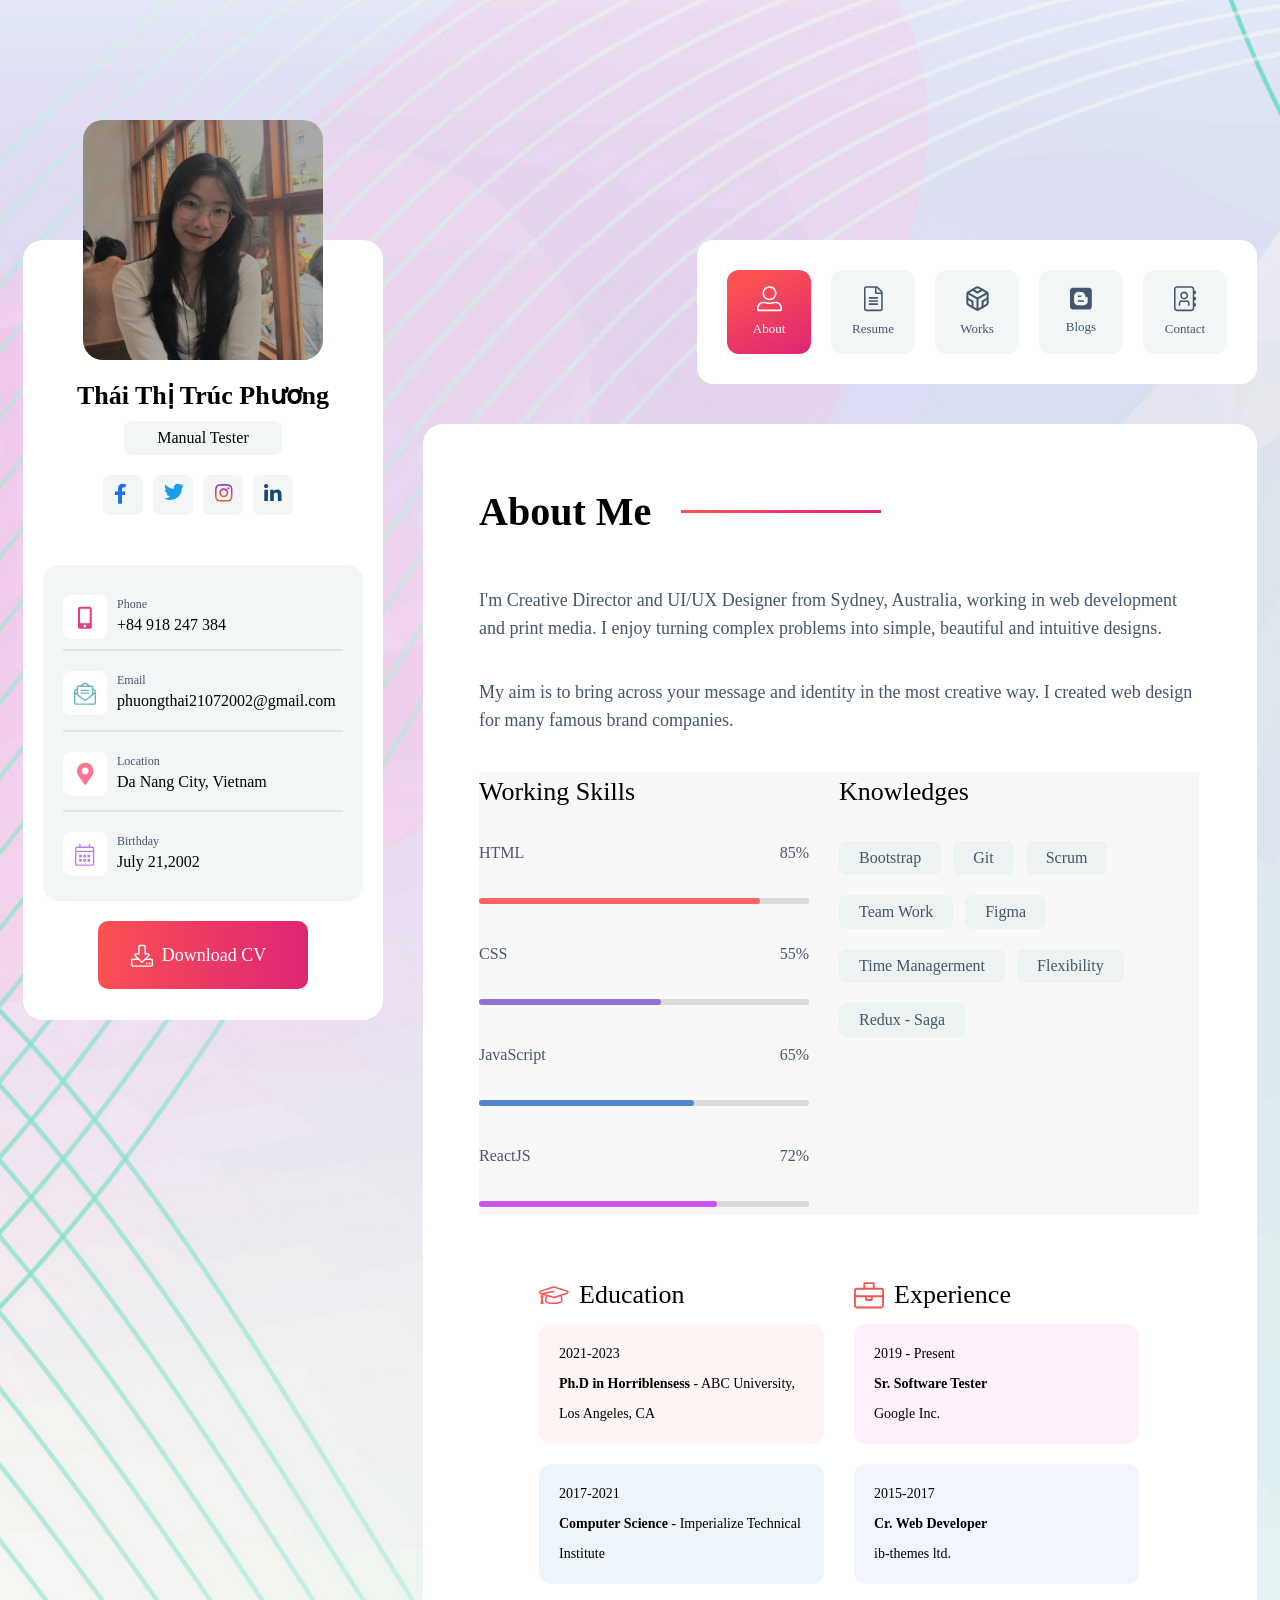
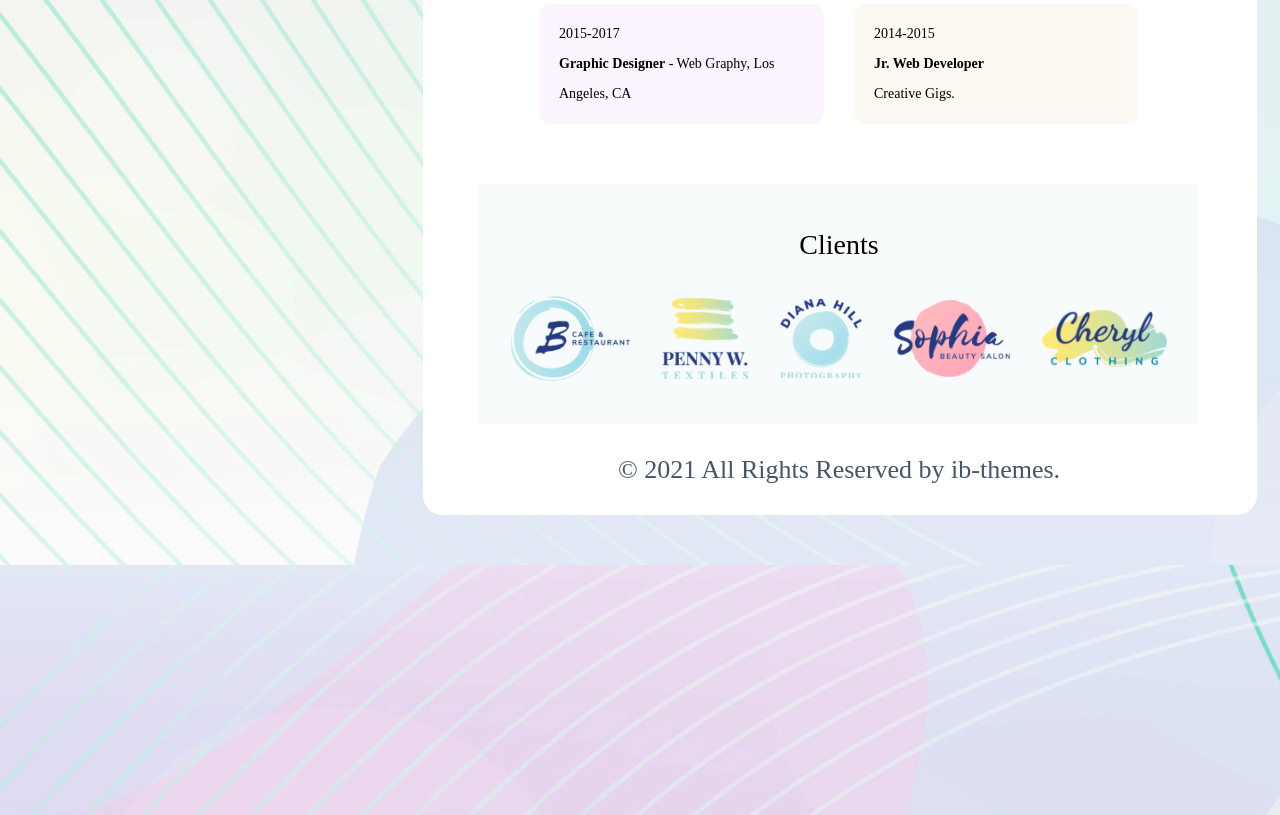
<file: Design CV/index.html>
<!DOCTYPE html>
<html lang="en">

<head>
    <meta charset="UTF-8">
    <meta http-equiv="X-UA-Compatible" content="IE=edge">
    <meta name="viewport" content="width=device-width, initial-scale=1.0">
    <title>My CV</title>
    <link rel="stylesheet" href="./assets/css/CV.css">
</head>

<body class="bg_img">
    <div class="container">
        <div class="page">
            <div class="sidebar">
                <img class="avt" src="./assets/img/295005039_1444593962674384_101849871067153651_n.jpg" alt="">

                <div class="name">Thái Thị Trúc Phương</div>
                <div class="designation">Manual Tester</div>
                <div class="social_icons">
                    <div class="icon">
                        <div class="all_icon">
                            <img src="./assets/icons/Facebook.svg" alt="">
                        </div>
                    </div>
                    <div class="icon">
                        <div class="all_icon">
                            <img src="./assets/icons/Twitter.svg" alt="">
                        </div>
                    </div>
                    <div class="icon">
                        <div class="all_icon">
                            <img src="./assets/icons/Instagram.svg" alt="">
                        </div>
                    </div>
                    <div class="icon">
                        <div class="all_icon">
                            <img src="./assets/icons/IN.svg" alt="">
                        </div>
                    </div>
                </div>

                <div class="cart">
                    <div class="phone">
                        <div class="image_phone"><img src="./assets/icons/Phone.svg"></div>
                        <div class="phone_if">
                            <div class="phone_text">Phone</div>
                            <div class="phone_address">+84 918 247 384</div>
                        </div>
                    </div>
                    <div class="line_1"></div>
                    <div class="email">
                        <div class="image_email"><img src="./assets/icons/Email.svg"></div>
                        <div class="email_if">
                            <div class="email_text">Email</div>
                            <div class="email_address">phuongthai21072002@gmail.com</div>
                        </div>
                    </div>
                    <div class="line_1"></div>
                    <div class="location">
                        <div class="image_location"><img src="./assets/icons/Location.svg"></div>
                        <div class="location_if">
                            <div class="location_text">Location</div>
                            <div class="location_address">Da Nang City, Vietnam</div>
                        </div>
                    </div>
                    <div class="line_1"></div>
                    <div class="birthday">
                        <div class="image_birthday"><img src="./assets/icons/Birthday.svg"></div>
                        <div class="birthday_if">
                            <div class="birthday_text">Birthday</div>
                            <div class="birthday_address">July 21,2002</div>
                        </div>
                    </div>
                </div>
                <div class="download">
                    <div class="button_download">
                        <img src="./assets/icons/Download.svg" alt="">
                        <p class="download_cv">Download CV</p>
                    </div>

                </div>

            </div>
            <div class="nav">
                <a href="g" class="nav__item active">
                    <img class="item__icon" src="./assets/icons/About.svg">
                    <p class="item__title">About</p>
                </a>
                <a href="g" class="nav__item">
                    <img class="item__icon" src="./assets/icons/Resume.svg">
                    <p class="item__title">Resume</p>
                </a>

                <a href="g" class="nav__item">
                    <img class="item__icon" src="./assets/icons/Works.svg">
                    <p class="item__title">Works</p>
                </a>

                <a href="g" class="nav__item">
                    <img class="item__icon" src="./assets/icons/Blogs.svg">
                    <p class="item__title">Blogs</p>
                </a>

                <a href="g" class="nav__item">
                    <img class="item__icon" src="./assets/icons/Contact.svg">
                    <p class="item__title">Contact</p>
                </a>
            </div>
            <div class="main">
                <div class="main_content">
                    <div class="main_title">
                        <div class="title">
                            <div class="title_about_me">About Me </div>
                            <div class="line_2"></div>
                        </div>
                        <div class="title_content">
                            <p class="content a1">I'm Creative Director and UI/UX Designer from Sydney,
                                Australia, working in web development and print media.
                                I enjoy turning complex problems into simple, beautiful
                                and intuitive designs.</p>
                            <p class="content a2">My aim is to bring across your message and identity in
                                the most creative way. I created web design for many
                                famous brand companies.</p>
                        </div>

                        <div class="skills">
                            <div class="description_skills">
                                <div class="title">
                                    Working Skills
                                </div>
                                <div class="working_skills">
                                    <div class="skills_title">
                                        <div class="name_skill">HTML</div>
                                        <div class="pt_skill">85%</div>
                                    </div>
                                    <progress class="html" max="100" value="85"></progress>
                                </div>

                                <div class="working_skills">
                                    <div class="skills_title">
                                        <div class="name_skill">CSS</div>
                                        <div class="pt_skill">55%</div>
                                    </div>
                                    <progress class="css" max="100" value="55"></progress>
                                </div>
                                <div class="working_skills">
                                    <div class="skills_title">
                                        <div class="name_skill">JavaScript</div>
                                        <div class="pt_skill">65%</div>
                                    </div>
                                    <progress class="javascript" max="100" value="65"></progress>

                                </div>
                                <div class="working_skills">
                                    <div class="skills_title">
                                        <div class="name_skill">ReactJS</div>
                                        <div class="pt_skill">72%</div>
                                    </div>
                                    <progress class="reactjs" max="100" value="72"><progress>
                                </div>
                            </div>
                            <div class="description_skills">
                                <div class="title">
                                    Knowledges
                                </div>
                                <div class="knowledge">
                                    <div class="knowledge_title">
                                        Bootstrap
                                    </div>
                                    <div class="knowledge_title">
                                        Git
                                    </div>
                                    <div class="knowledge_title">
                                        Scrum
                                    </div>
                                    <div class="knowledge_title">
                                        Team Work
                                    </div>
                                    <div class="knowledge_title">
                                        Figma
                                    </div>
                                    <div class="knowledge_title">
                                        Time Managerment
                                    </div>
                                    <div class="knowledge_title">
                                        Flexibility
                                    </div>
                                    <div class="knowledge_title">
                                        Redux - Saga
                                    </div>
                                </div>
                            </div>
                        </div>
                        <div class="education">
                            <div class="education_list">
                                <div class="education_title">
                                    <img src="./assets/icons/icon.svg" alt="">
                                    <p class="education_text">Education</p>
                                </div>

                                <div class="education_ct education_a">
                                    <span class="year">
                                        2021-2023
                                    </span>
                                    <span>
                                        <b> Ph.D in Horriblensess</b> - ABC University, Los Angeles, CA
                                    </span>
                                </div>


                                <div class="education_ct education_b">
                                    <span class="year">
                                        2017-2021
                                    </span>
                                    <span>
                                        <b>Computer Science</b> - Imperialize Technical Institute
                                    </span>
                                </div>

                                <div class="education_ct education_c">
                                    <span class="year">
                                        2015-2017
                                    </span>
                                    <span>
                                        <b> Graphic Designer</b> - Web Graphy, Los Angeles, CA
                                    </span>
                                </div>
                            </div>
                            <div class="education_list">
                                <div class="education_title">
                                    <img src="./assets/icons/icon 1.svg" alt="">
                                    <p class="education_text">Experience</p>
                                </div>

                                <div class="education_ct education_d">
                                    <span class="year">
                                        2019 - Present
                                    </span>
                                    <span>
                                        <b>Sr. Software Tester</b>
                                    </span>
                                    <span>Google Inc.</span>
                                </div>


                                <div class="education_ct education_e">
                                    <span class="year">
                                        2015-2017
                                    </span>
                                    <span>
                                        <b> Cr. Web Developer</b>
                                    </span>
                                    <span>ib-themes ltd.</span>
                                </div>

                                <div class="education_ct education_f">
                                    <span class="year">
                                        2014-2015
                                    </span>
                                    <span>
                                        <b>Jr. Web Developer</b>
                                    </span>
                                    <span>Creative Gigs.</span>
                                </div>

                            </div>
                        </div>
                        <div class="client">
                            <div class="client_title">Clients</div>
                            <div class="client_photo">
                                <img src="./assets/icons/a.svg" alt="">
                                <img src="./assets/icons/b.svg" alt="">
                                <img src="./assets/icons/c.svg" alt="">
                                <img src="./assets/icons/d.svg" alt="">
                                <img src="./assets/icons/e.svg" alt="">
                            </div>
                        </div>
                        <div class="text">
                            <p>
                                © 2021 All Rights Reserved by ib-themes.
                            </p>
                        </div>
                    </div>
                </div>
            </div>
        </div>
    </div>
</body>

</html>
</file>
<file: Design CV/assets/css/CV.css>
:root {
  --border-radius-default: 20px;
  --border-secondary: #F3f6f6;
  --color-linear: linear-gradient(153.43deg, #FA5252 16.67%, #DD2476 100%);
  --color-third: #EDF2F2;
  --font-roboto: 'Roboto', sans-serif;
  --font-poppins: 'Poppins', sans-serif;
  --color-second: #44566C;
  --color-first: #000000;
  --font-size-default: 16px;
}


.bg_img {
  background-image: url(../img/bg.jpg);
}


.container {
  box-sizing: border-box;
  width: 100%;
  max-width: 1320px;
  padding-right: 15px;
  padding-left: 15px;
  margin-right: auto;
  margin-left: auto;
}


.page {
  margin: 240px auto;
  position: relative;
  display: flex;
}

/*SIDEBAR*/

.sidebar {
  width: 400px;
  height: 640px;
  background-color: #FFFFFF;
  border-radius: 20px;
  margin-top: 0px;
  padding-top: 140px;
  text-align: center;
  display: flex;
  flex-direction: column;
  align-items: center;
}

.avt {
  position: absolute;
  width: 240px;
  height: 240px;
  border-radius: 20px;
  object-fit: cover;
  top: -120px;
}

.name {
  font-size: 26px;
  font-weight: 900;
  text-align: center;
  font-family: var(--font-family-secondary);
}

.designation {
  display: flex;
  flex-direction: row;
  justify-content: center;
  align-items: center;
  padding: 5px 20px;
  gap: 10px;
  background-color: #F3F6F7;
  border-radius: 8px;
  width: 118px;
  height: 24px;
  font-weight: 500;
  font-size: 16px;
  line-height: 24px;
  color: #000000;
  margin-top: 10px;

}

.social_icons {
  background: #FFFFFF;
  text-align: center;
  display: flex;
  flex-direction: row;
  justify-content: center;
  align-items: center;
  margin-bottom: 30px;
}

.icon {
  display: inline-block;
  width: 40px;
  height: 40px;
  margin-right: 10px;
  margin-top: 20px;
  position: relative;
  border-radius: 8px;
  background-color: #F3F6F6;
}

.all_icon {
  width: 13px;
  height: 23px;
  position: absolute;
  top: 46%;
  left: 42%;
  transform: translate(-46%, -42%);
}

.about {
  width: 158px;
  height: 34px;
  font-weight: 500;
  background-color: #F3F6F7;
  border-radius: 8px;
  display: flex;
  align-items: center;
  justify-content: center;
}

.cart {
  display: flex;
  flex-direction: column;
  justify-content: space-evenly;
  background-color: #F3F6F6;
  height: 296px;
  width: 340px;
  border-radius: 16px;
  margin: 20px;
  padding: 20px;
  max-width: 280px;
}

.phone {
  margin-top: 10px;
  display: flex;
}

.image_phone {
  width: 44px;
  height: 44px;
  border-radius: 8px;
  display: flex;
  align-items: center;
  justify-content: center;
  line-height: 24px;
  background-color: #FFFFFF;
}

.phone_if {
  height: 44px;
  display: flex;
  margin-left: 10px;
  flex-direction: column;
  align-items: flex-start;
}

.phone_text {
  font-size: 12px;
  font-weight: 400;
  line-height: 18px;
  color: #44566C;
}

.phone_address {
  font-size: 16px;
  line-height: 24px;
  font-weight: 400;
  color: #000000;
}


.line_1 {
  margin: 10px 0;
  border: 1px solid #E3E3E3;
}

.email {
  width: 280px;
  height: 54px;
  margin-left: auto;
  margin-right: auto;
  margin-top: 10px;
  display: flex;


}

.image_email {
  width: 44px;
  height: 44px;
  background-color: #FFFFFF;
  display: flex;
  border-radius: 8px;
  display: flex;
  align-items: center;
  justify-content: center;
  line-height: 24px;

}

.email_if {
  height: 44px;
  display: flex;
  margin-left: 10px;
  flex-direction: column;
  align-items: flex-start;
  line-height: 24px;
  font-size: 16px;

}

.email_text {
  font-size: 12px;
  line-height: 18px;
  font-weight: 400;
  color: #44566C;
}

.email_address {
  font-size: 16px;
  font-weight: 400;
  color: #000000;
  line-height: 24px;
}

.location {
  width: 280px;
  height: 54px;
  margin-left: auto;
  margin-right: auto;
  margin-top: 10px;
  display: flex;
}

.image_location {
  width: 44px;
  height: 44px;
  display: flex;
  border-radius: 8px;
  display: flex;
  align-items: center;
  justify-content: center;
  line-height: 24px;
  background-color: #FFFFFF;
}

.location_if {
  height: 44px;
  display: flex;
  margin-left: 10px;
  flex-direction: column;
  align-items: flex-start;
  line-height: 24px;
}

.location_text {
  font-size: 12px;
  line-height: 18px;
  font-weight: 400;
  color: #44566C;
}

.location_address {
  font-size: 16px;
  font-weight: 400;
  color: #000000;
  line-height: 24px;
}

.birthday {
  width: 280px;
  height: 54px;
  margin-left: auto;
  margin-right: auto;
  margin-top: 10px;
  display: flex;
}

.image_birthday {
  width: 44px;
  height: 44px;
  border-radius: 8px;
  display: flex;
  align-items: center;
  justify-content: center;
  line-height: 24px;
  background-color: #FFFFFF;
}

.birthday_if {
  height: 44px;
  display: flex;
  margin-left: 10px;
  flex-direction: column;
  align-items: flex-start;
  line-height: 24px;

}

.birthday_text {
  font-size: 12px;
  line-height: 18px;
  font-weight: 400;
  color: #44566C;
}

.birthday_address {
  font-size: 16px;
  font-weight: 400;
  color: #000000;
  line-height: 24px;
}

.download {
  height: 40px;
  width: 150px;
  display: flex;
  flex-direction: column;
  justify-content: center;
  align-items: center;
  padding: 14px 30px;
  gap: 10px;
  bottom: 4.68%;
  background: linear-gradient(93.74deg, #FA5252 0%, #DD2476 100%);
  border-radius: 10px;
}

.button_download {
  display: flex;
  color: white;
}

.download_cv {
  width: 123px;
  height: 27px;
  left: 62px;
  top: 14px;
  font-style: normal;
  font-weight: 500;
  font-size: 18px;
  line-height: 27px;
  color: #FFFFFF;
}

/*NAV*/

.nav {
  display: flex;
  padding: 30px;
  background-color: #FFFFFF;
  border-radius: 16px;
  position: absolute;
  right: 0;
  top: 0;
}

a:last-child {
  margin-right: 0;
}

.nav__item {
  display: flex;
  align-items: center;
  justify-content: center;
  flex-direction: column;
  width: 84px;
  height: 84px;
  margin-right: 20px;
  text-decoration: none;
  border-radius: 12px;
  background: #F3F6F6;
}

.nav__item:hover {
  background: rgb(234, 234, 234);
}

.nav__item.active {
  background: linear-gradient(153.43deg, #FA5252 16.67%, #DD2476 100%)
}

.nav__item.active .item__title {
  color: white
}

.item__icon {
  margin-bottom: 7px;
}

.item__title {
  margin: 0;
  color: var(--text_color);
  font-family: 'Poppins';
  font-style: normal;
  font-weight: 500;
  font-size: 13px;
  line-height: 20px;
  text-align: center;
  text-decoration: none;
  color: #44566C;
}

/*MAIN*/

.main {
  background-color: white;
  min-width: 560px;
  margin: 184px 0 60px 40px;
  border-radius: 20px;
}

.main_content {
  margin: 61px 58px 0 56px;
  height: 100%;

}

.main_title {

  font-family: 'Poppins';
  font-style: normal;
  font-weight: 500;
  font-size: 26px;
  line-height: 39px;
}

.title {

  display: flex;
  align-items: center;
  margin-bottom: 30px;
  font-family: 'Poppins';
  font-style: normal;
  font-weight: 700;
  font-size: 40px;
  line-height: 53px;
}

.title_about_me {
  margin-right: 30px;
  color: rgba(0, 0, 0, 1);
  font-family: 'Roboto Slab';
  font-style: normal;
  font-weight: 700;
  font-size: 40px;
  line-height: 53px;
}

.line_2 {
  display: block;
  margin-left: 0px;
  width: 200px;
  height: 3px;
  background: linear-gradient(90deg, rgba(250, 82, 82, 1) 0%, rgba(221, 36, 118, 1) 100%);
}



.title_content {

  display: flex;
  flex-direction: column;
  color: #44566C;
  font-family: Poppins;
  font-size: 18px;
  font-weight: 400;
  line-height: 28px;
  letter-spacing: 0em;
  text-align: left;
  margin-bottom: 20px;
  margin-top: 0px;
}

.title_content-content.a1 {
  margin-bottom: 20px;
}

.title_content-content.a2 {
  margin-bottom: 60px;
}

.skills {
  background-color: #f8f8f8;
  display: flex;
  flex-direction: row;
}

.description_skills {
  width: 50%;
  height: 100%;
  margin-right: 30px;
}

.description_skills:last-child {
  margin-bottom: 0;
}

.title {
  font-family: 'Poppins';
  font-style: normal;
  font-weight: 500;
  font-size: 26px;
  line-height: 39px;
}

.working_skills {
  margin-bottom: 30px;
}

.working_skills:last-child {
  margin-bottom: 0;
}

.skills_title {
  display: flex;
  justify-content: space-between;
  margin-bottom: 8px;
  color: #44566C;
}

.skills_title:last-child {
  margin-bottom: 0;
}

.name_skill {
  font-family: 'Poppins';
  font-style: normal;
  font-weight: 400;
  font-size: 16px;
  line-height: 24px;
}

.pt_skill {
  font-family: 'Poppins';
  font-style: normal;
  font-weight: 400;
  font-size: 16px;
  line-height: 24px;
}

progress {
  background: none;
  width: 100%;
  height: 6px;
  position: relative;
  font-size: 15px;
  text-align: left;
  border-radius: 18px;
}

progress::-webkit-progress-bar {
  background-color: #dadada;
  width: 100%;
  height: 6px;
  margin: 0 auto;
  border-radius: 100px;
}

progress::-webkit-progress-value {
  height: 6px;
  border-radius: 100px;
}

progress.html::-webkit-progress-value {
  background: rgba(255, 100, 100, 1);
}

progress.css::-webkit-progress-value {
  background: rgba(146, 114, 212, 1);
}

progress.javascript::-webkit-progress-value {
  background: rgba(81, 133, 212, 1);
}

progress.reactjs::-webkit-progress-value {
  background: rgba(202, 86, 242, 1);
}

progress:after {
  display: inline-block;
  padding: 0;
  margin: -25px 0 0 -32px;
  color: rgba(237, 242, 242, 1);
}

.knowledge {
  display: flex;
  flex-wrap: wrap;
  border-radius: 8px;
}

.knowledge_title {
  background-color: #EDF2F2;
  border-radius: 8px;
  padding: 5px 20px 5px 20px;
  margin-right: 12px;
  margin-bottom: 20px;
  color: #44566C;
  font-family: 'Poppins';
  font-style: normal;
  font-weight: 400;
  font-size: 16px;
  line-height: 24px;

}

.education {
  display: flex;
  flex-direction: row;
  padding: 60px 60px 60px 60px;

}

.education_list {
  width: 50%;
  margin-right: 30px;
}

.education_list:last-child {
  margin-right: 0;
}

.education_title {
  display: flex;
  align-items: center;
  align-self: center;
  padding: 0;
}

.education_title>img {
  width: 30px;
  height: 30px;
  margin: 0 10px 10px 0;
}

.education_title>p {
  display: inline;
  align-self: center;
  margin: 0 0 10px 0;
}

.education_ct {
  display: flex;
  flex-direction: column;
  padding: 15px 20px;
  margin-bottom: 20px;
  color: black;
  font-family: 'Poppins';
  font-style: normal;
  font-weight: 400;
  font-size: 14px;
  line-height: 30px;
  border-radius: 12px;
}

.education_ct:last-child {
  margin-bottom: 0;
}

.education_ct>b {
  color: #000000;
}

.education_a {
  background-color: rgba(255, 244, 244, 1);
}

.education_b {
  background-color: rgba(238, 245, 250, 1)
}

.education_c {
  background-color: rgba(252, 244, 255, 1)
}

.education_d {
  background-color:
    rgba(255, 241, 251, 1)
}

.education_e {
  background-color: rgba(242, 244, 255, 1)
}

.education_f {
  background-color: rgba(252, 249, 242, 1)
}

.client {
  background-color: #F8FBFB;
  width: 100%;
  padding-bottom: 43px;
}

.client_title {
  display: flex;
  justify-content: center;
  padding-top: 40px;
  padding-bottom: 30px;
  font-family: 'Poppins';
  font-style: normal;
  font-weight: 500;
  font-size: 28px;
  line-height: 42px;
}

.client_photo {
  display: flex;
  justify-content: space-evenly;
}

.text {
  display: flex;
  justify-content: center;
  align-items: center;
  color: #44566C;
}
</file>
